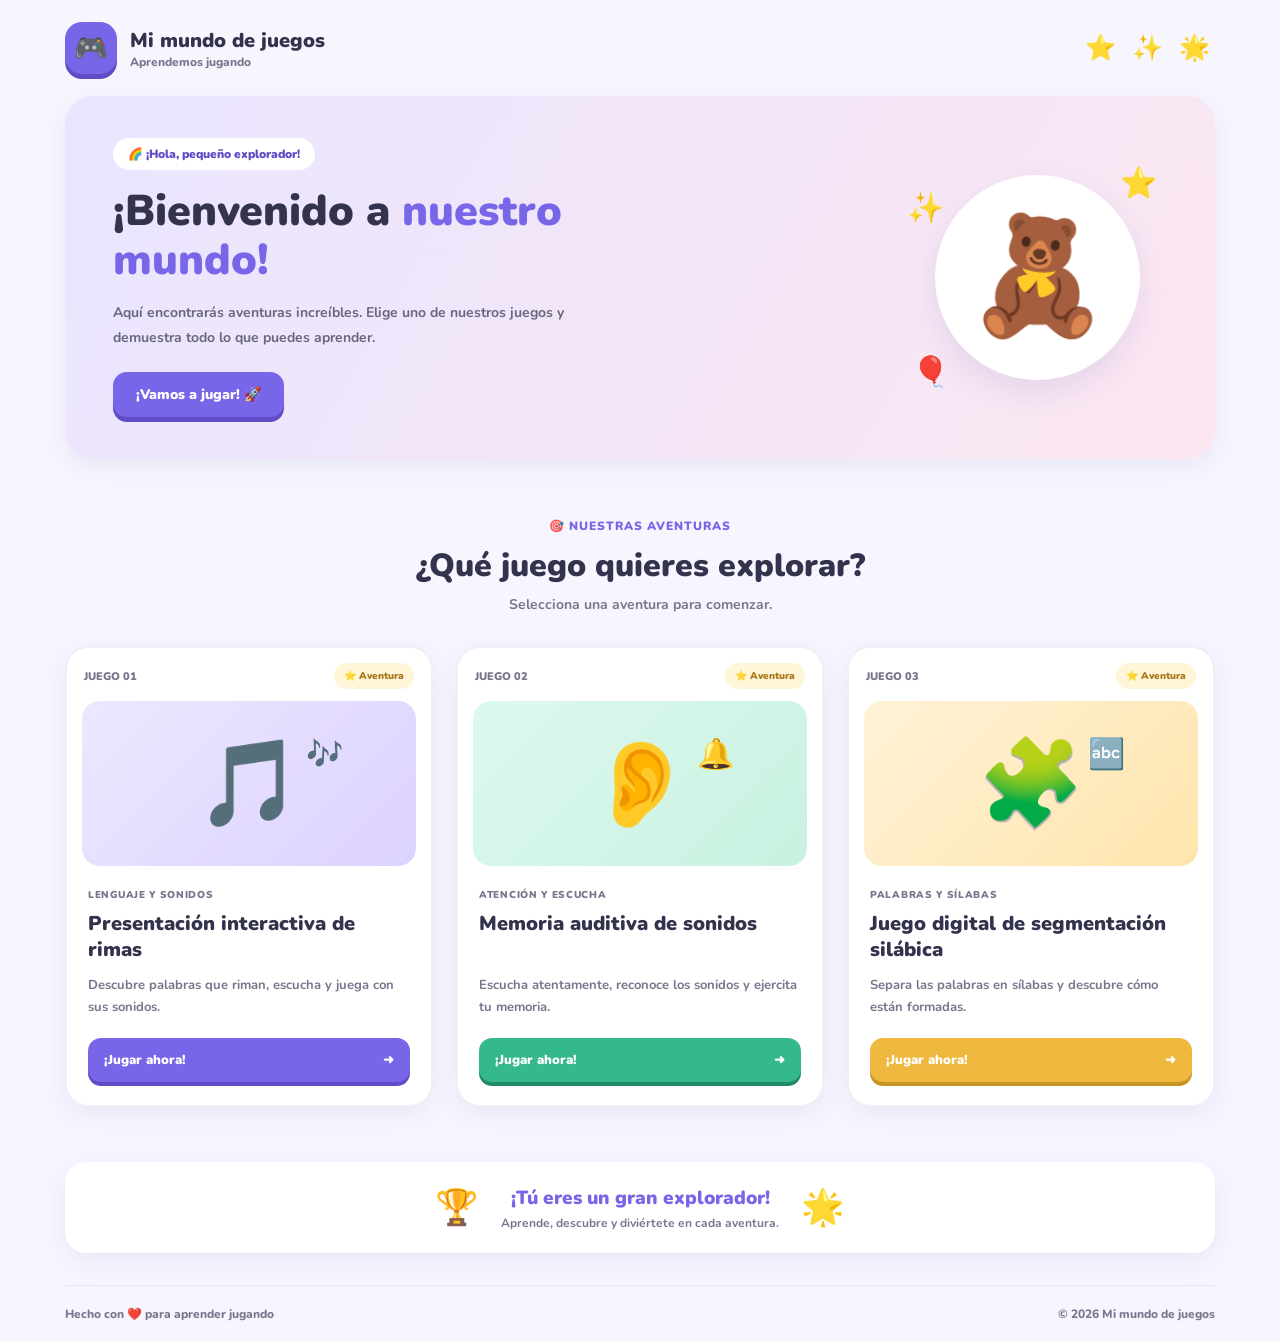
<file: index.html>
<!DOCTYPE html>
<html lang="es">
<head>
    <meta charset="UTF-8">
    <meta name="viewport" content="width=device-width, initial-scale=1.0">
    <meta name="theme-color" content="#7866E8">

    <title>Mi mundo de juegos</title>

    <link rel="stylesheet" href="style.css">
</head>
<body>

    <main class="app">

        <!-- ENCABEZADO -->
        <header class="top-header">

            <div class="brand">
                <div class="brand-icon">🎮</div>

                <div>
                    <h2>Mi mundo de juegos</h2>
                    <p>Aprendemos jugando</p>
                </div>
            </div>

            <div class="header-stars">
                ⭐ ✨ 🌟
            </div>

        </header>


        <!-- BIENVENIDA -->
        <section class="welcome-card">

            <div class="welcome-text">

                <span class="welcome-label">
                    🌈 ¡Hola, pequeño explorador!
                </span>

                <h1>
                    ¡Bienvenido a
                    <span>nuestro mundo!</span>
                </h1>

                <p>
                    Aquí encontrarás aventuras increíbles.
                    Elige uno de nuestros juegos y demuestra
                    todo lo que puedes aprender.
                </p>

                <a href="#games" class="primary-button">
                    ¡Vamos a jugar! 🚀
                </a>

            </div>

            <div class="welcome-character">
                <div class="character-circle">
                    <span>🧸</span>
                </div>

                <span class="floating-item item-one">⭐</span>
                <span class="floating-item item-two">🎈</span>
                <span class="floating-item item-three">✨</span>
            </div>

        </section>


        <!-- SELECCIÓN DE JUEGOS -->
        <section class="games-section" id="games">

            <div class="section-header">

                <span class="section-label">
                    🎯 NUESTRAS AVENTURAS
                </span>

                <h2>¿Qué juego quieres explorar?</h2>

                <p>Selecciona una aventura para comenzar.</p>

            </div>


            <div class="games-grid">

                <!-- JUEGO 1 -->
                <article class="game-card rimas-card">

                    <div class="game-top">
                        <span class="game-number">JUEGO 01</span>
                        <span class="game-status">⭐ Aventura</span>
                    </div>

                    <div class="game-illustration">
                        <span class="main-emoji">🎵</span>
                        <span class="decoration-emoji">🎶</span>
                    </div>

                    <div class="game-info">

                        <span class="game-category">
                            LENGUAJE Y SONIDOS
                        </span>

                        <h3>Presentación interactiva de rimas</h3>

                        <p>
                            Descubre palabras que riman,
                            escucha y juega con sus sonidos.
                        </p>

                        <a href="rimas.html" class="play-button">
                            <span>¡Jugar ahora!</span>
                            <span>➜</span>
                        </a>

                    </div>

                </article>


                <!-- JUEGO 2 -->
                <article class="game-card memoria-card">

                    <div class="game-top">
                        <span class="game-number">JUEGO 02</span>
                        <span class="game-status">⭐ Aventura</span>
                    </div>

                    <div class="game-illustration">
                        <span class="main-emoji">👂</span>
                        <span class="decoration-emoji">🔔</span>
                    </div>

                    <div class="game-info">

                        <span class="game-category">
                            ATENCIÓN Y ESCUCHA
                        </span>

                        <h3>Memoria auditiva de sonidos</h3>

                        <p>
                            Escucha atentamente, reconoce
                            los sonidos y ejercita tu memoria.
                        </p>

                        <a href="sonidos.html" class="play-button">
                            <span>¡Jugar ahora!</span>
                            <span>➜</span>
                        </a>

                    </div>

                </article>


                <!-- JUEGO 3 -->
                <article class="game-card silabas-card">

                    <div class="game-top">
                        <span class="game-number">JUEGO 03</span>
                        <span class="game-status">⭐ Aventura</span>
                    </div>

                    <div class="game-illustration">
                        <span class="main-emoji">🧩</span>
                        <span class="decoration-emoji">🔤</span>
                    </div>

                    <div class="game-info">

                        <span class="game-category">
                            PALABRAS Y SÍLABAS
                        </span>

                        <h3>Juego digital de segmentación silábica</h3>

                        <p>
                            Separa las palabras en sílabas
                            y descubre cómo están formadas.
                        </p>

                        <a href="silabica.html" class="play-button">
                            <span>¡Jugar ahora!</span>
                            <span>➜</span>
                        </a>

                    </div>

                </article>

            </div>

        </section>


        <!-- MENSAJE FINAL -->
        <section class="encouragement">

            <div class="encouragement-icon">🏆</div>

            <div>
                <h2>¡Tú eres un gran explorador!</h2>
                <p>
                    Aprende, descubre y diviértete en cada aventura.
                </p>
            </div>

            <div class="encouragement-star">🌟</div>

        </section>


        <!-- PIE -->
        <footer class="footer">
            <p>Hecho con ❤️ para aprender jugando</p>
            <span>© <span id="currentYear"></span> Mi mundo de juegos</span>
        </footer>

    </main>

    <script src="script.js"></script>

</body>
</html>
</file>
<file: style.css>
@import url('https://fonts.googleapis.com/css2?family=Nunito:wght@400;500;600;700;800;900;1000&display=swap');

:root {
    --primary: #7866E8;
    --primary-dark: #5F4CC6;
    --pink: #FF82B3;
    --mint: #72DDB8;
    --yellow: #FFD76A;
    --blue: #83C9F5;

    --background: #F7F6FF;
    --dark: #34334D;
    --gray: #77768D;
    --white: #FFFFFF;

    --shadow: 0 8px 25px rgba(66, 55, 130, 0.08);
}

* {
    margin: 0;
    padding: 0;
    box-sizing: border-box;
}

html {
    scroll-behavior: smooth;
}

body {
    min-height: 100vh;
    background: var(--background);
    color: var(--dark);
    font-family: 'Nunito', sans-serif;
    overflow-x: hidden;
}

a {
    text-decoration: none;
    color: inherit;
}

.app {
    width: min(1150px, 92%);
    margin: auto;
}

/* ENCABEZADO */

.top-header {
    display: flex;
    justify-content: space-between;
    align-items: center;
    padding: 22px 0;
}

.brand {
    display: flex;
    align-items: center;
    gap: 13px;
}

.brand-icon {
    width: 52px;
    height: 52px;
    border-radius: 17px;
    display: grid;
    place-items: center;
    font-size: 27px;
    background: var(--primary);
    box-shadow: 0 5px 0 var(--primary-dark);
}

.brand h2 {
    font-size: 20px;
    font-weight: 1000;
}

.brand p {
    font-size: 12px;
    font-weight: 800;
    color: var(--gray);
}

.header-stars {
    font-size: 25px;
    letter-spacing: 5px;
}

/* BIENVENIDA */

.welcome-card {
    min-height: 330px;
    background: linear-gradient(120deg, #E9E5FF, #FCE7F1);
    border-radius: 28px;
    padding: 42px 48px;
    display: flex;
    align-items: center;
    justify-content: space-between;
    position: relative;
    overflow: hidden;
    box-shadow: var(--shadow);
}

.welcome-text {
    max-width: 590px;
    position: relative;
    z-index: 2;
}

.welcome-label {
    display: inline-block;
    background: white;
    color: var(--primary-dark);
    padding: 8px 15px;
    border-radius: 30px;
    font-size: 12px;
    font-weight: 1000;
    margin-bottom: 17px;
}

.welcome-text h1 {
    font-size: clamp(30px, 4vw, 43px);
    line-height: 1.15;
    font-weight: 1000;
    margin-bottom: 14px;
}

.welcome-text h1 span {
    color: var(--primary);
}

.welcome-text p {
    color: #69677E;
    font-size: 14px;
    font-weight: 700;
    line-height: 1.8;
    max-width: 490px;
}

.primary-button {
    display: inline-flex;
    align-items: center;
    justify-content: center;
    gap: 10px;
    background: var(--primary);
    color: white;
    padding: 13px 23px;
    margin-top: 22px;
    border-radius: 14px;
    font-size: 14px;
    font-weight: 1000;
    box-shadow: 0 5px 0 var(--primary-dark);
    transition: 0.25s;
}

.primary-button:hover {
    transform: translateY(-3px);
}

/* PERSONAJE */

.welcome-character {
    width: 260px;
    height: 250px;
    display: grid;
    place-items: center;
    position: relative;
    flex-shrink: 0;
}

.character-circle {
    width: 205px;
    height: 205px;
    border-radius: 50%;
    background: white;
    display: grid;
    place-items: center;
    box-shadow: 0 12px 30px rgba(100, 80, 170, 0.12);
}

.character-circle span {
    font-size: 115px;
    animation: float 3s ease-in-out infinite;
}

.floating-item {
    position: absolute;
    font-size: 30px;
}

.item-one {
    top: 10px;
    right: 10px;
}

.item-two {
    bottom: 10px;
    left: 5px;
}

.item-three {
    top: 35px;
    left: 0;
}

@keyframes float {
    0%, 100% {
        transform: translateY(0) rotate(-4deg);
    }

    50% {
        transform: translateY(-10px) rotate(4deg);
    }
}

/* SECCIÓN DE JUEGOS */

.games-section {
    padding: 55px 0 35px;
}

.section-header {
    text-align: center;
    margin-bottom: 32px;
}

.section-label {
    color: var(--primary);
    font-size: 12px;
    font-weight: 1000;
    letter-spacing: 1px;
}

.section-header h2 {
    font-size: clamp(24px, 4vw, 32px);
    font-weight: 1000;
    margin: 8px 0;
}

.section-header p {
    color: var(--gray);
    font-size: 14px;
    font-weight: 700;
}

/* TARJETAS */

.games-grid {
    display: grid;
    grid-template-columns: repeat(3, 1fr);
    gap: 23px;
}

.game-card {
    background: white;
    border: 2px solid #F0EEF9;
    border-radius: 23px;
    overflow: hidden;
    box-shadow: var(--shadow);
    display: flex;
    flex-direction: column;
    transition: transform 0.25s, box-shadow 0.25s;
}

.game-card:hover {
    transform: translateY(-7px);
    box-shadow: 0 15px 30px rgba(66, 55, 130, 0.13);
}

.game-top {
    display: flex;
    justify-content: space-between;
    align-items: center;
    padding: 15px 17px 0;
}

.game-number {
    font-size: 11px;
    font-weight: 1000;
    color: var(--gray);
}

.game-status {
    font-size: 10px;
    font-weight: 900;
    background: #FFF5D9;
    color: #A97918;
    padding: 6px 10px;
    border-radius: 20px;
}

/* ILUSTRACIONES */

.game-illustration {
    height: 165px;
    margin: 12px 15px;
    border-radius: 18px;
    display: grid;
    place-items: center;
    position: relative;
}

.main-emoji {
    font-size: 85px;
    transition: 0.3s;
}

.game-card:hover .main-emoji {
    transform: scale(1.12) rotate(-5deg);
}

.decoration-emoji {
    position: absolute;
    right: 22%;
    top: 20%;
    font-size: 30px;
}

.rimas-card .game-illustration {
    background: linear-gradient(135deg, #EDE7FF, #DCD2FF);
}

.memoria-card .game-illustration {
    background: linear-gradient(135deg, #DDF9EF, #C8F1E0);
}

.silabas-card .game-illustration {
    background: linear-gradient(135deg, #FFF2D8, #FFE5AC);
}

/* INFORMACIÓN */

.game-info {
    padding: 10px 21px 23px;
    display: flex;
    flex-direction: column;
    flex: 1;
}

.game-category {
    font-size: 10px;
    font-weight: 1000;
    letter-spacing: 0.7px;
    color: var(--gray);
    margin-bottom: 9px;
}

.game-info h3 {
    font-size: 20px;
    line-height: 1.3;
    font-weight: 1000;
    min-height: 52px;
}

.game-info p {
    font-size: 13px;
    color: var(--gray);
    line-height: 1.7;
    font-weight: 700;
    margin: 11px 0 20px;
    flex: 1;
}

/* BOTONES */

.play-button {
    display: flex;
    justify-content: space-between;
    align-items: center;
    color: white;
    padding: 13px 16px;
    border-radius: 13px;
    font-size: 13px;
    font-weight: 1000;
    transition: 0.2s;
}

.play-button:hover {
    filter: brightness(1.07);
    transform: translateY(-2px);
}

.rimas-card .play-button {
    background: var(--primary);
    box-shadow: 0 4px 0 var(--primary-dark);
}

.memoria-card .play-button {
    background: #35B98B;
    box-shadow: 0 4px 0 #218B68;
}

.silabas-card .play-button {
    background: #EFB83E;
    box-shadow: 0 4px 0 #C99322;
}

/* MENSAJE FINAL */

.encouragement {
    display: flex;
    align-items: center;
    justify-content: center;
    gap: 22px;
    background: white;
    border-radius: 21px;
    padding: 22px;
    margin: 20px 0 32px;
    box-shadow: var(--shadow);
    text-align: center;
}

.encouragement-icon,
.encouragement-star {
    font-size: 35px;
}

.encouragement h2 {
    font-size: 19px;
    color: var(--primary);
    font-weight: 1000;
}

.encouragement p {
    font-size: 12px;
    color: var(--gray);
    font-weight: 700;
    margin-top: 4px;
}

/* PIE DE PÁGINA */

.footer {
    border-top: 1px solid #E8E6F1;
    display: flex;
    justify-content: space-between;
    padding: 20px 0;
    color: var(--gray);
    font-size: 12px;
    font-weight: 800;
}

/* TABLETS */

@media (max-width: 850px) {

    .games-grid {
        grid-template-columns: repeat(2, 1fr);
    }

    .welcome-card {
        padding: 35px;
    }

    .welcome-character {
        width: 200px;
    }

    .character-circle {
        width: 165px;
        height: 165px;
    }

    .character-circle span {
        font-size: 90px;
    }
}

/* CELULARES */

@media (max-width: 600px) {

    .app {
        width: 91%;
    }

    .top-header {
        padding: 17px 0;
    }

    .brand-icon {
        width: 45px;
        height: 45px;
        font-size: 23px;
    }

    .brand h2 {
        font-size: 16px;
    }

    .brand p {
        font-size: 10px;
    }

    .header-stars {
        font-size: 17px;
        letter-spacing: 1px;
    }

    .welcome-card {
        padding: 28px 20px;
        text-align: center;
        flex-direction: column;
    }

    .welcome-text h1 {
        font-size: 30px;
    }

    .welcome-text p {
        font-size: 13px;
    }

    .welcome-character {
        margin-top: 25px;
        height: 190px;
    }

    .games-section {
        padding-top: 43px;
    }

    .games-grid {
        grid-template-columns: 1fr;
        gap: 20px;
    }

    .game-illustration {
        height: 180px;
    }

    .game-info h3 {
        min-height: auto;
    }

    .encouragement {
        gap: 10px;
        padding: 18px 10px;
    }

    .encouragement-icon,
    .encouragement-star {
        font-size: 25px;
    }

    .encouragement h2 {
        font-size: 16px;
    }

    .encouragement p {
        font-size: 11px;
    }

    .footer {
        flex-direction: column;
        align-items: center;
        gap: 8px;
        text-align: center;
    }
}

/* ACCESIBILIDAD */

@media (prefers-reduced-motion: reduce) {
    *,
    *::before,
    *::after {
        animation-duration: 0.01ms !important;
        transition-duration: 0.01ms !important;
        scroll-behavior: auto !important;
    }
}
</file>
